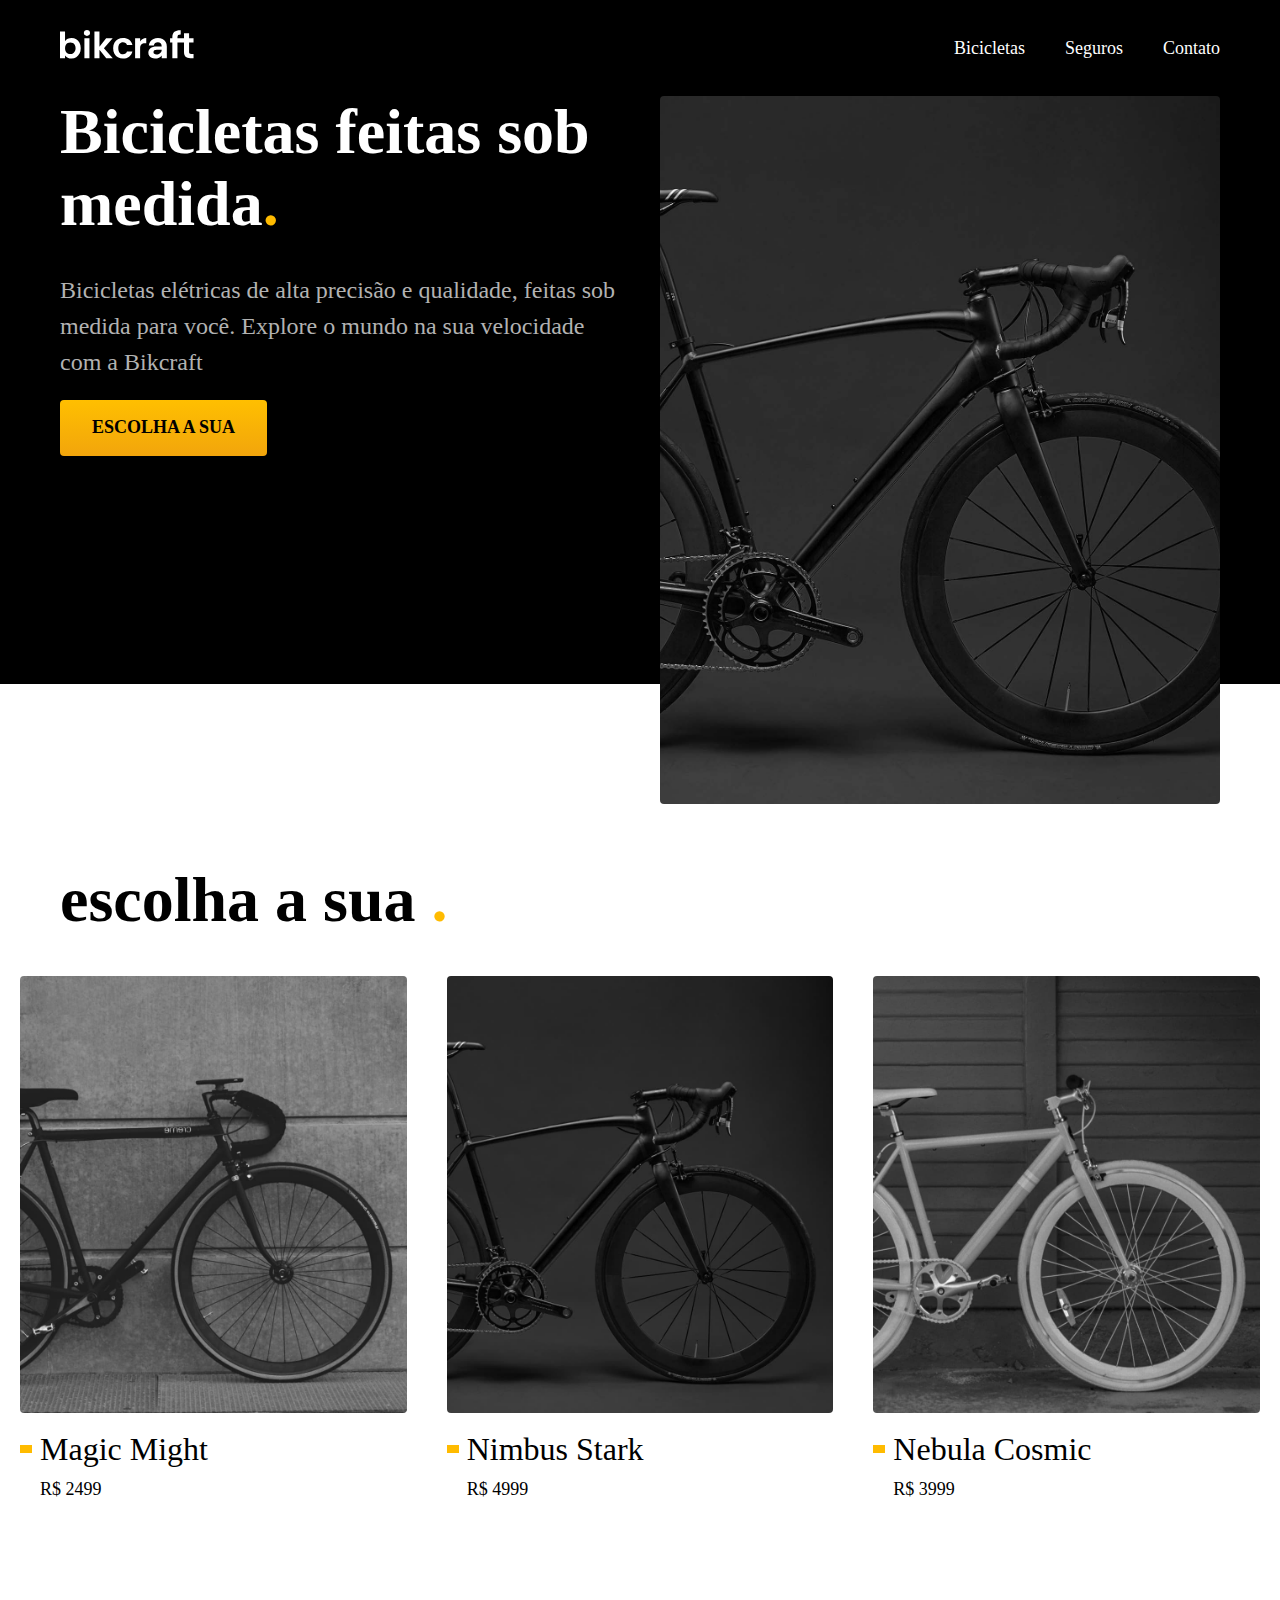
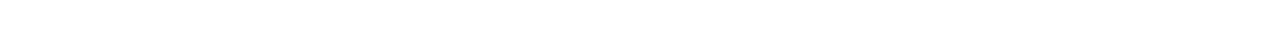
<file: index.html>
<!DOCTYPE html>
<html lang="pt-br">
<head>
    <meta charset="UTF-8">
    <meta name="viewport" content="width=device-width, initial-scale=1.0">
    <title>Bikcraft - Bicicletas elétricas </title>
    <meta name="description" content="Bicicletas elétricas de alta precisão e qualidade, feitas sob medida para o cliente. Explore o mundo na sua velocidade com a Bikcraft">
    <link rel="stylesheet" href="css/style.css">
    <!-- <link rel="preconnect" href="https://fonts.googleapis.com">
    <link rel="preconnect" href="https://fonts.gstatic.com" crossorigin>
    <link href="https://fonts.googleapis.com/css2?family=Poppins:wght@400;600&family=Roboto:ital,wght@0,100..900;1,100..900&display=swap" rel="stylesheet">  -->
</head>
<body>
    <header class="header-bg">
        <div class="header">
            <a href="/index.html"><img src="/img/bikcraft.svg" alt="bikcraft">
            </a>
        <nav aria-label="primaria"> </nav>
        <ul class="header-menu font1-m cor-0">
            <li><a href="/bicicletas">Bicicletas</a></li>
            <li><a href="/seguros.html">Seguros</a></li>
            <li><a href="/contato.html">Contato</a></li>

        </ul>
    </div>
    </header>
    <main class="intro-bg">
        <div class="intro">
            <div class="intro-cont">
            <h1 class="font1-xxl cor-0">Bicicletas feitas sob medida<span>.</span> </h1>
            <p class="font2-l cor-5">Bicicletas elétricas de alta precisão e qualidade, feitas sob medida para você. Explore o mundo na sua velocidade com a Bikcraft</p>
            <a class="botao" href="/bicicletas.html">Escolha a sua</a>
        </div>
        <div >
            <img src="/img/introducao.jpg" alt="bicicleta elétrica preta.">
        </div>
        </div>
    </main>
<article class="bicicletas-lista">
    <h2 class="font1-xxl">escolha a sua <span class="cor-p1">.</span></h2>
    <ul>
        <li>
            <a href="./bicicletas/magic.html">
                <img src="/img/magic-home.jpg" alt="bicicleta preta">
                <h3 class="font1-xl">Magic Might</h3>
                <span class="font2-m cor-8">R$ 2499 </span>
            </a>
        </li>
        <li>
            <a href="./bicicletas/nimbus.html">
                <img src="/img/nimbus-home.jpg" alt="bicicleta preta">
                <h3 class="font1-xl">Nimbus Stark</h3>
                <span class="font2-m cor-8">R$ 4999 </span>
            </a>
        </li>
        <li>
            <a href="./bicicletas/nebula.html">
                <img src="/img/nebula-home.jpg" alt="bicicleta preta">
                <h3 class="font1-xl">Nebula Cosmic</h3>
                <span class="font2-m cor-8">R$ 3999 </span>
            </a>
        </li>
    </ul>

</article>

</body>
</html>
</file>
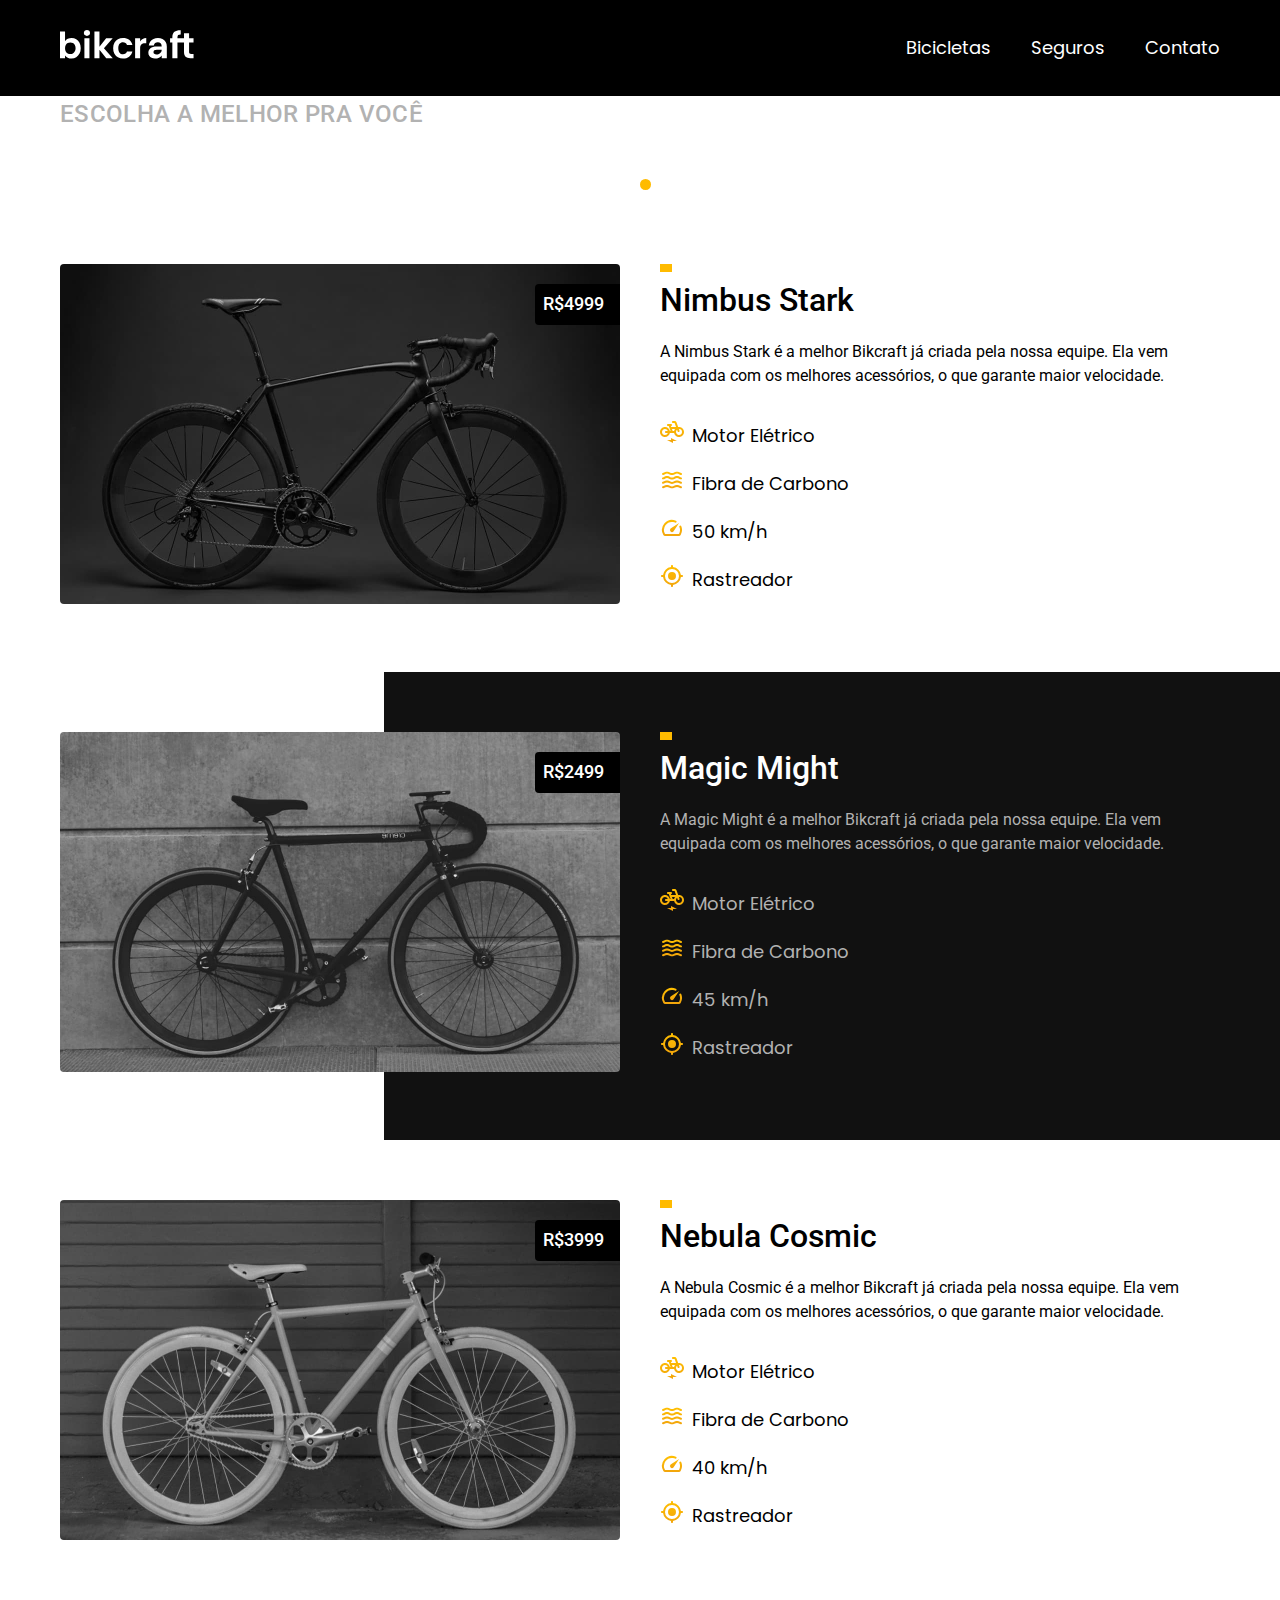
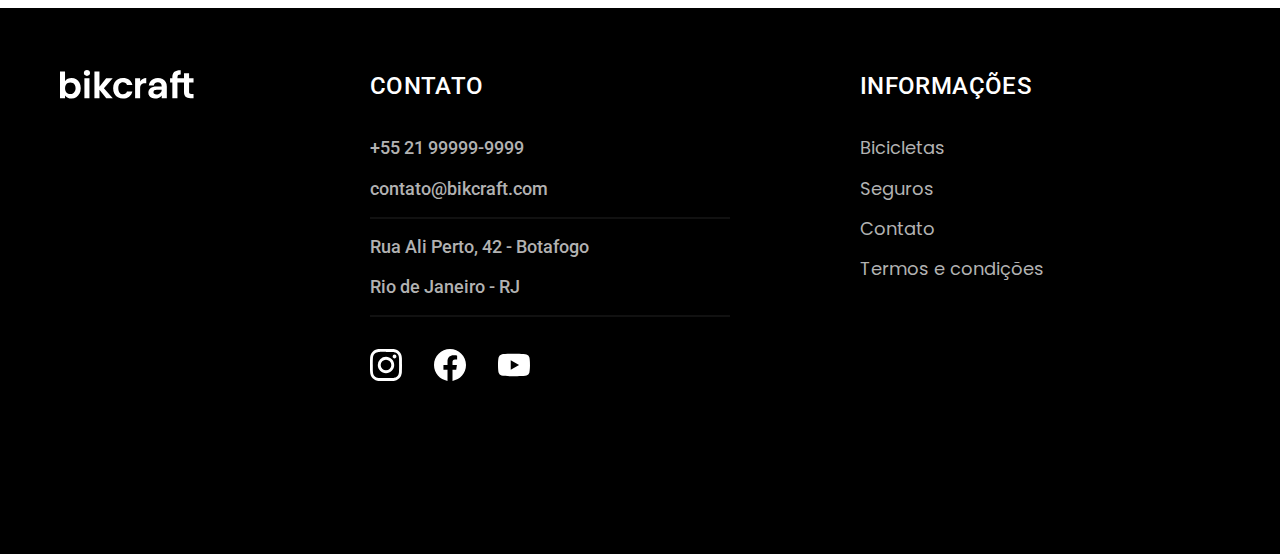
<file: bicicletas.html>
<!DOCTYPE html>
<html lang="pt-br">
<head>
    <meta charset="UTF-8">
    <meta name="viewport" content="width=device-width, initial-scale=1.0">
    <title> Bicicletas | Bikcraft  </title>
    <meta name="description" content="Termos e condições">
    <link rel="stylesheet" href="css/style.css">
     <link rel="preconnect" href="https://fonts.googleapis.com">
    <link rel="preconnect" href="https://fonts.gstatic.com" crossorigin>
    <link href="https://fonts.googleapis.com/css2?family=Poppins:wght@400;600&family=Roboto:ital,wght@0,100..900;1,100..900&family=Merriweather:ital,opsz,wght@1,18..144,900&display=swap" rel="stylesheet">
</head>

<body id="bicicletas">
    <header class="header-bg">
        <div class=" container header">
            <a href="/index.html"><img src="/img/bikcraft.svg" alt="bikcraft">
            </a>
            <nav aria-label="primaria"> 
                <ul class="header-menu font1-m cor-0">
                    <li><a href="/bicicletas.html">Bicicletas</a></li>
                    <li><a href="/seguros.html">Seguros</a></li>
                    <li><a href="/contato.html">Contato</a></li>
                </ul>
            </nav>
        </div>
    </header>

    <main>
        <div class="titulo-bg">
            <div class="titulo container">
                <p class="font2-lb cor-5">Escolha a melhor pra você</p>
                <h1 class="font1-xxl cor-0">nossas bicicletas <span class="cor-p1">.</span> </h1>
            </div>
        </div>

        
        <div class="bicicletas container">
            <div class="bicicletas-img">
                <img src="./img/nimbus.jpg" alt="Bicicleta preta">
                <span class="font2-m cor-0"> R$4999</span>
            </div>
            <div class="bicicletas-cont">
                <h2 class="font1-xl ">Nimbus Stark</h2>
                    <p class="font2-s cor-8">A Nimbus Stark é a melhor Bikcraft já criada pela nossa equipe. Ela vem equipada com os melhores acessórios, o que garante maior velocidade.</p>
                    <ul class="font1-m cor-8">
                        <li>
                                <img src="./img/eletrica.svg" alt="">
                                Motor Elétrico
                        </li>
                        <li>
                                <img src="./img/carbono.svg" alt="">
                                Fibra de Carbono
                        </li>
                        <li>
                                <img src="./img/velocidade.svg" alt="">
                                50 km/h
                        </li>
                        <li>
                                <img src="./img/rastreador.svg" alt="">
                                Rastreador
                        </li>
                    </ul>
            </div>
        </div>
        

        <div class="bicicletas-bg">
            <div class="bicicletas container">
                <div class="bicicletas-img">
                    <img src="./img/magic.jpg" alt="Bicicleta preta">
                    <span class="font2-m cor-0"> R$2499</span>
                </div>
                <div class="bicicletas-cont">
                        <h2 class="font1-xl cor-0">Magic Might</h2>
                        <p class="font2-s cor-5">A Magic Might é a melhor Bikcraft já criada pela nossa equipe. Ela vem equipada com os melhores acessórios, o que garante maior velocidade.</p>
                        <ul class="font1-m cor-5">
                            <li>
                                <img src="./img/eletrica.svg" alt="">
                                Motor Elétrico
                            </li>
                            <li>
                                <img src="./img/carbono.svg" alt="">
                                Fibra de Carbono
                            </li>
                            <li>
                                <img src="./img/velocidade.svg" alt="">
                                45 km/h
                            </li>
                            <li>
                                <img src="./img/rastreador.svg" alt="">
                                Rastreador
                            </li>
                        </ul>
                </div>
            </div>
        </div>
        
        <div class="bicicletas container">
            <div class="bicicletas-img">
                <img src="./img/nebula.jpg" alt="Bicicleta preta">
                <span class="font2-m cor-0"> R$3999</span>
            </div>
            <div class="bicicletas-cont">
                <h2 class="font1-xl">Nebula Cosmic</h2>
                <p class="font2-s cor-8">A Nebula Cosmic é a melhor Bikcraft já criada pela nossa equipe. Ela vem equipada com os melhores acessórios, o que garante maior velocidade.</p>
                <ul class="font1-m cor-8">
                    <li>
                        <img src="./img/eletrica.svg" alt="">
                                Motor Elétrico
                    </li>
                    <li>
                        <img src="./img/carbono.svg" alt="">
                                Fibra de Carbono
                    </li>
                    <li>
                        <img src="./img/velocidade.svg" alt="">
                                40 km/h
                    </li>
                    <li>
                        <img src="./img/rastreador.svg" alt="">
                                Rastreador
                    </li>
                </ul>
            </div>
        </div>
        

    </main>

    <footer class="footer-bg">
        <div class="footer container">
            <img src="./img/bikcraft.svg" alt="Bikcraft">
            <div class="footer-contato">
                <h3 class="font2-lb cor-0">Contato</h3>
                <ul class="cor-5 font2-m">
                    <li><a href="tel:+5521999999999">+55 21 99999-9999</a></li>
                    <li><a href="mailto:contato@bikcraft.com">contato@bikcraft.com</a></li>
                    <li>Rua Ali Perto, 42 - Botafogo</li>
                    <li>Rio de Janeiro - RJ</li>
                </ul>
                <div class="footer-redes">
                    <a href="./">
                        <img src="/img/instagram.svg" alt="Instagram">
                    </a><a href="./">
                        <img src="/img/facebook.svg" alt="Facebook">
                    </a><a href="./">
                        <img src="/img/youtube.svg" alt="Youtube">
                    </a>
                </div>
            </div>
            <div class="footer-informacoes">
                <h3 class="font2-lb cor-0"> Informações</h3>
                <nav>
                    <ul class="font1-m cor-5">
                        <li><a href="/bicicletas.html">Bicicletas</a></li>
                        <li><a href="/seguros.html">Seguros</a></li>
                        <li><a href="/contato.html">Contato</a></li>
                        <li><a href="/termos.html">Termos e condições</a></li>
                    </ul>
                </nav>
            </div>
            <p class=" footer-copy font2-m cor-6">Bikcraft © Alguns direitos reservados. </p>
        </div>
    </footer>
    
    </body>
    
    </html>
</file>
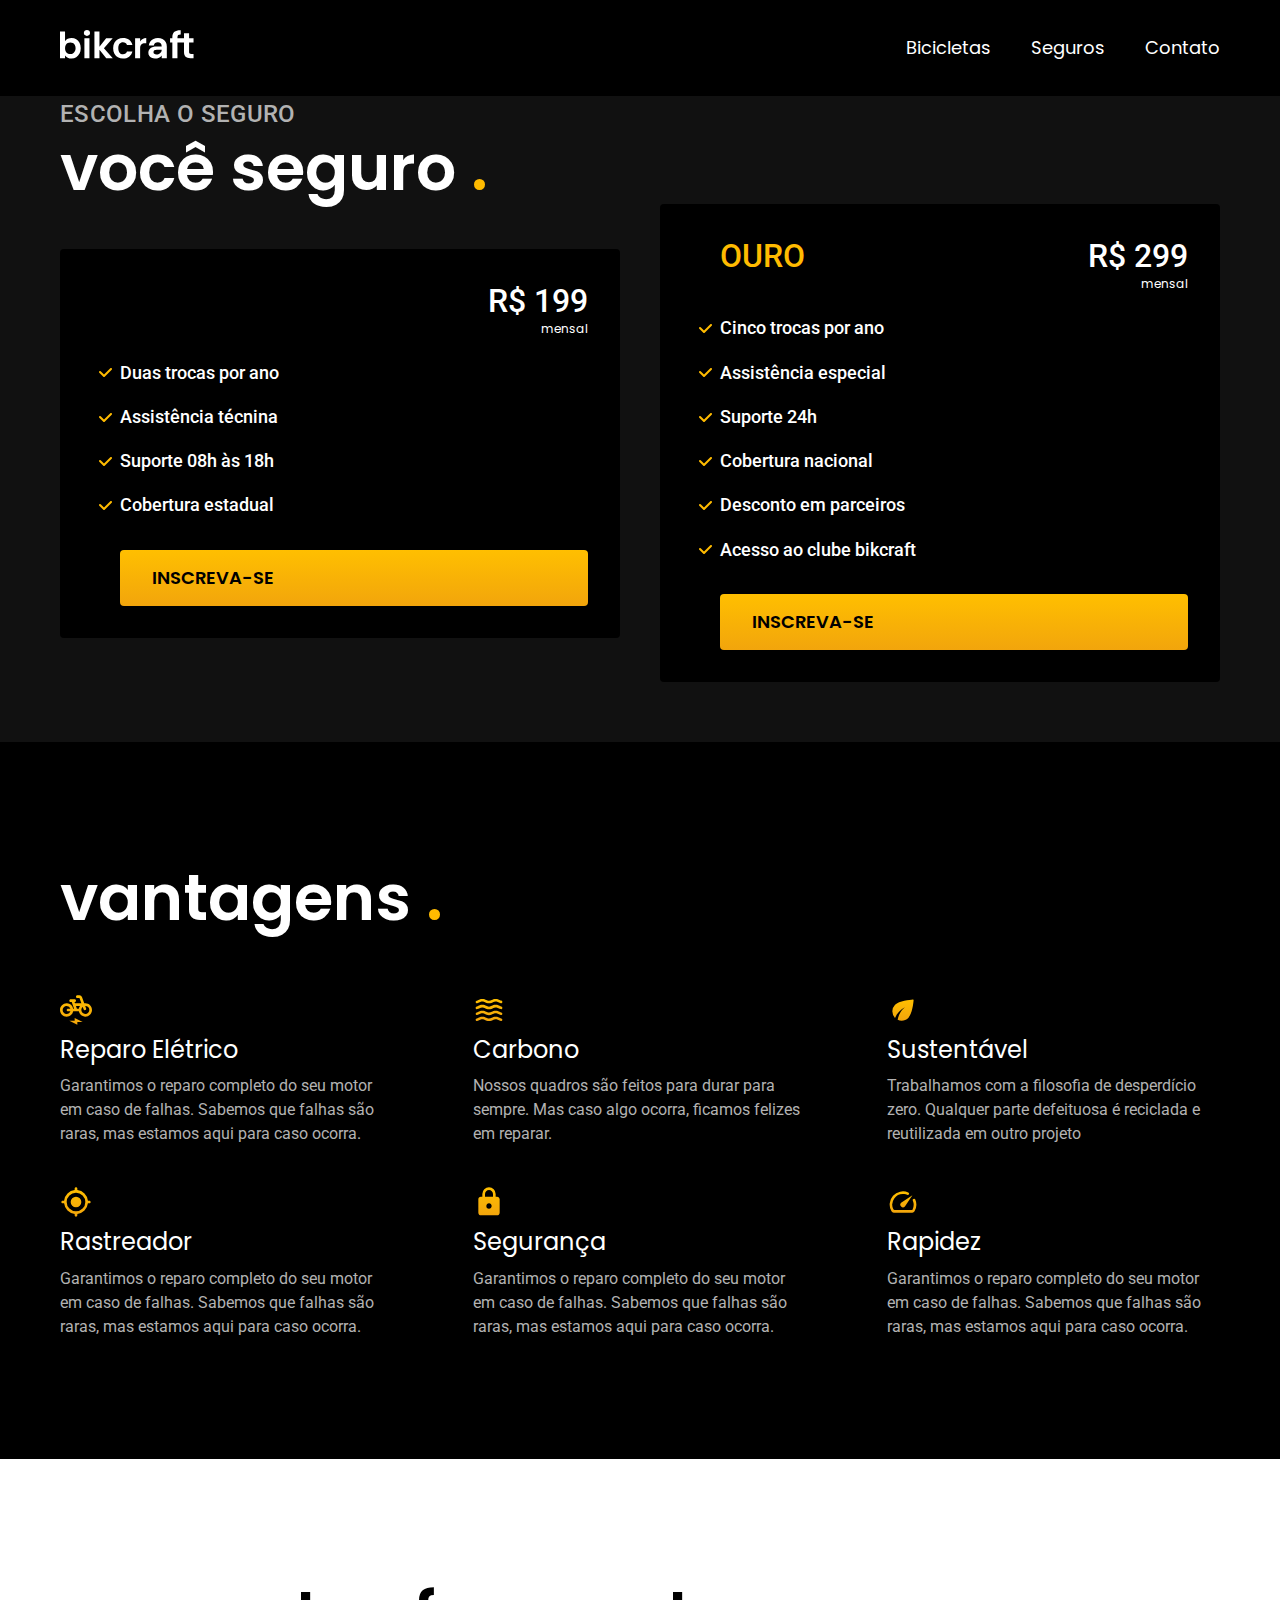
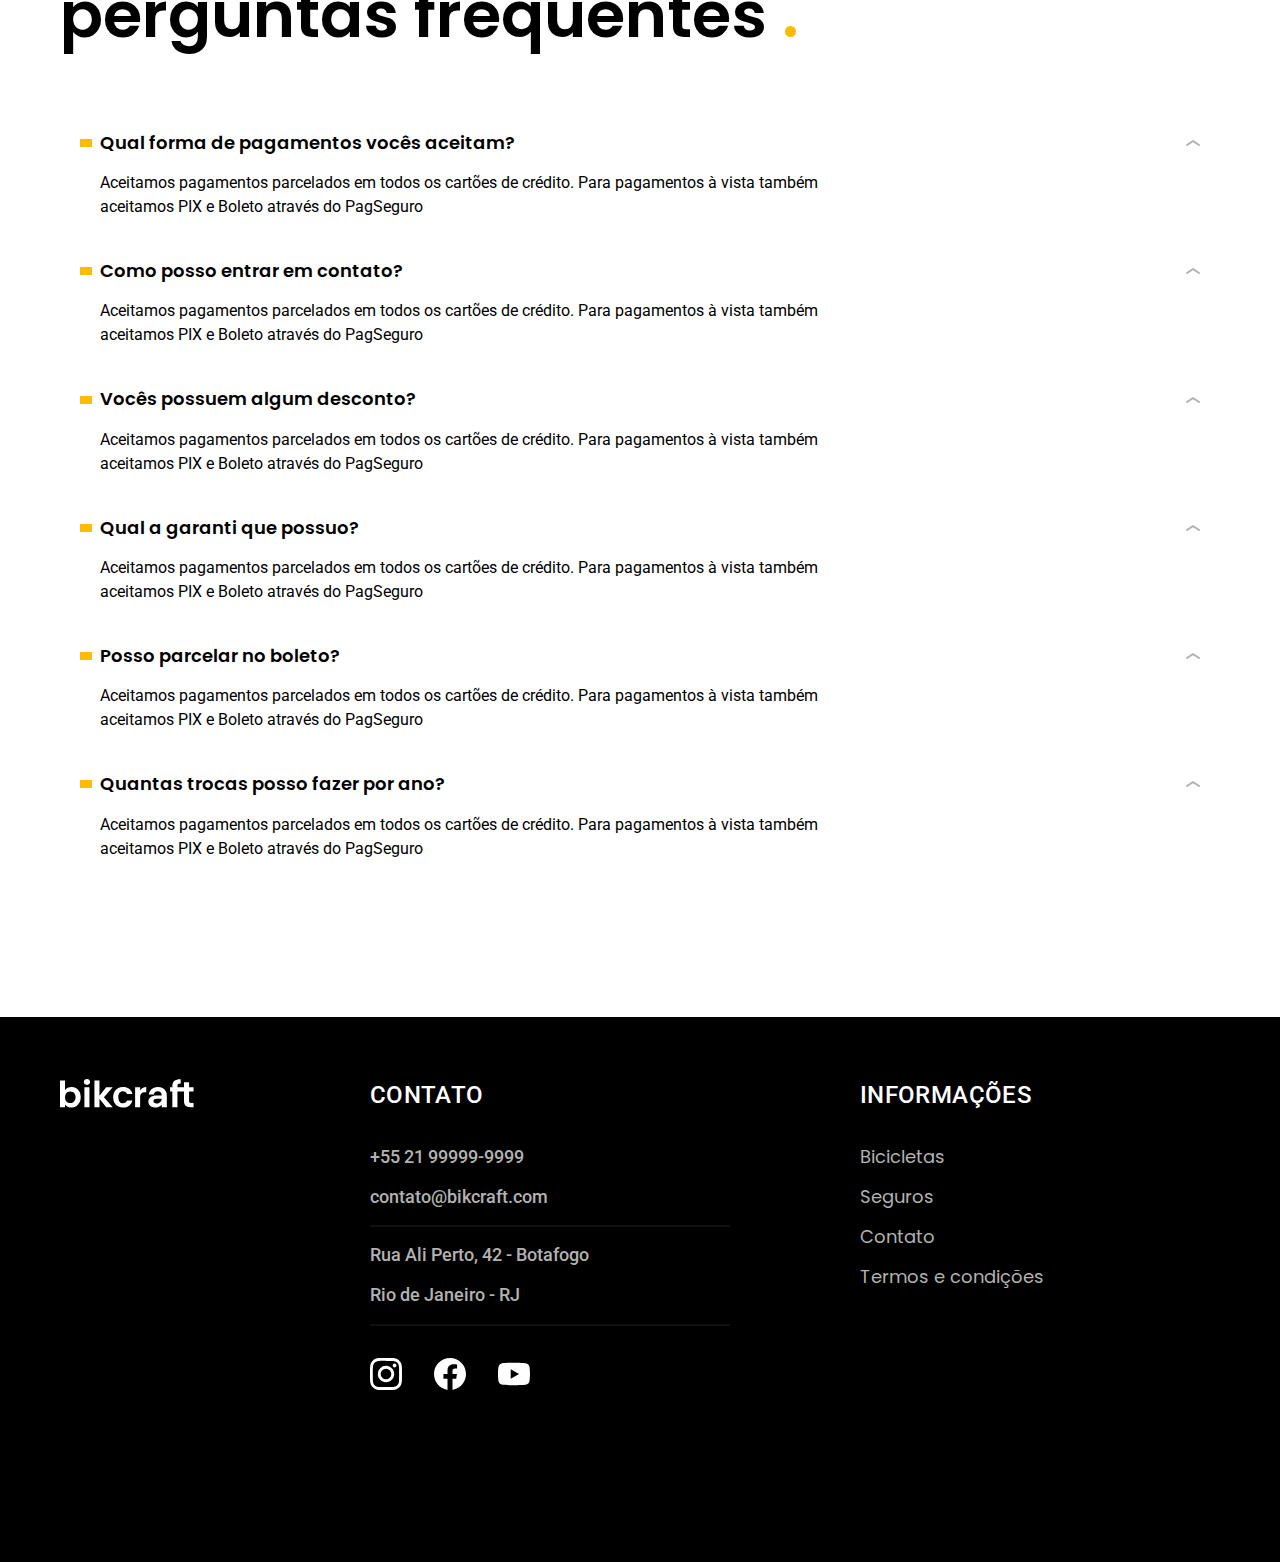
<file: seguros.html>
<!DOCTYPE html>
<html lang="pt-br">
<head>
    <meta charset="UTF-8">
    <meta name="viewport" content="width=device-width, initial-scale=1.0">
    <title> Seguros | Bikcraft  </title>
    <meta name="description" content="Termos e condições">
    <link rel="stylesheet" href="css/style.css">
     <link rel="preconnect" href="https://fonts.googleapis.com">
    <link rel="preconnect" href="https://fonts.gstatic.com" crossorigin>
    <link href="https://fonts.googleapis.com/css2?family=Poppins:wght@400;600&family=Roboto:ital,wght@0,100..900;1,100..900&family=Merriweather:ital,opsz,wght@1,18..144,900&display=swap" rel="stylesheet">
</head>

<body id="seguros">
    <header class="header-bg">
        <div class=" container header">
            <a href="/index.html"><img src="/img/bikcraft.svg" alt="bikcraft">
            </a>
        <nav aria-label="primaria"> </nav>
        <ul class="header-menu font1-m cor-0">
            <li><a href="/bicicletas.html">Bicicletas</a></li>
            <li><a href="/seguros.html">Seguros</a></li>
            <li><a href="/contato.html">Contato</a></li>
        </ul>
    </div>
    </header>

    <main class="seguros-bg">
        <div class="titulo-bg">
            <div class="titulo container">
                <p class="font2-lb cor-5">Escolha o seguro</p>
                <h1 class="font1-xxl cor-0">você seguro <span class="cor-p1">.</span> </h1>
            </div>
        </div>

        <div class="seguros container">
            <div class="seguros-item">
                <h3 class="font1-xl cor-6">PRATA</h3>
                <span class="font1-xl cor-0">R$ 199 <span class="font1-xs cor-6">mensal</span> </span>
                <ul class="font2-m cor-0">
                <li>Duas trocas por ano</li>
                <li>Assistência técnina</li>
                <li>Suporte 08h às 18h</li>
                <li>Cobertura estadual</li>
                </ul>
                <a class="botao secundario" href="/orcamento.html">Inscreva-se</a>
            </div>
            <div class="seguros-item">
                <h3 class="font1-xl cor-p1">OURO</h3>
                <span class="font1-xl cor-0">R$ 299 <span class="font1-xs cor-6">mensal</span> </span>
                <ul class="font2-m cor-0">
                    <li>Cinco trocas por ano</li>
                    <li>Assistência especial</li>
                    <li>Suporte 24h</li>
                    <li>Cobertura nacional</li>
                    <li>Desconto em parceiros</li>
                    <li>Acesso ao clube bikcraft</li>
                </ul>
                <a class="botao " href="/orcamento.html">Inscreva-se</a>
            </div>
        </div>

    </main>

    <article class="vantagens-bg">
        <div class="vantagens container">
            <h2 class="font1-xxl cor-0">vantagens <span class="cor-p1">.</span> </h2>
            <ul>
                <li>
                    <img src="./img/eletrica.svg" alt="">
                    <h3 class="font1-l cor-0">Reparo Elétrico</h3>
                    <p class="font2-s cor-5">Garantimos o reparo completo do seu motor em caso de falhas. Sabemos que falhas são raras, mas estamos aqui para caso ocorra.</p>
                </li>
                <li>
                    <img src="./img/carbono.svg" alt="">
                    <h3 class="font1-l cor-0">Carbono</h3>
                    <p class="font2-s cor-5">Nossos quadros são feitos para durar para sempre. Mas caso algo ocorra, ficamos felizes em reparar.</p>
                </li>
                <li>
                    <img src="./img/sustentavel.svg" alt="">
                    <h3 class="font1-l cor-0">Sustentável</h3>
                    <p class="font2-s cor-5">Trabalhamos com a filosofia de desperdício zero. Qualquer parte defeituosa é reciclada e reutilizada em outro projeto</p>
                </li>
                <li>
                    <img src="./img/rastreador.svg" alt="">
                    <h3 class="font1-l cor-0">Rastreador</h3>
                    <p class="font2-s cor-5">Garantimos o reparo completo do seu motor em caso de falhas. Sabemos que falhas são raras, mas estamos aqui para caso ocorra.</p>
                </li>
                <li>
                    <img src="./img/seguro.svg" alt="">
                    <h3 class="font1-l cor-0">Segurança</h3>
                    <p class="font2-s cor-5">Garantimos o reparo completo do seu motor em caso de falhas. Sabemos que falhas são raras, mas estamos aqui para caso ocorra.</p>
                </li>
                <li>
                    <img src="./img/velocidade.svg" alt="">
                    <h3 class="font1-l cor-0">Rapidez</h3>
                    <p class="font2-s cor-5">Garantimos o reparo completo do seu motor em caso de falhas. Sabemos que falhas são raras, mas estamos aqui para caso ocorra.</p>
                </li>
            </ul>
        </div>
    </article>

    <article class="perguntas container">
        <h2 class="font1-xxl">perguntas frequentes <span class="cor-p1">.</span> </h2>
        <dl>
            <div>
                <dt class="font1-mb">Qual forma de pagamentos vocês aceitam?</dt>
                <dd class="font2-s cor 9">Aceitamos pagamentos parcelados em todos os cartões de crédito. Para pagamentos à vista também aceitamos PIX e Boleto através do PagSeguro</dd>
            </div> <div>
                <dt class="font1-mb">Como posso entrar em contato?</dt>
                <dd class="font2-s cor 9">Aceitamos pagamentos parcelados em todos os cartões de crédito. Para pagamentos à vista também aceitamos PIX e Boleto através do PagSeguro</dd>
            </div> <div>
                <dt class="font1-mb">Vocês possuem algum desconto?</dt>
                <dd class="font2-s cor 9">Aceitamos pagamentos parcelados em todos os cartões de crédito. Para pagamentos à vista também aceitamos PIX e Boleto através do PagSeguro</dd>
            </div> <div>
                <dt class="font1-mb">Qual a garanti que possuo?</dt>
                <dd class="font2-s cor 9">Aceitamos pagamentos parcelados em todos os cartões de crédito. Para pagamentos à vista também aceitamos PIX e Boleto através do PagSeguro</dd>
            </div> <div>
                <dt class="font1-mb">Posso parcelar no boleto?</dt>
                <dd class="font2-s cor 9">Aceitamos pagamentos parcelados em todos os cartões de crédito. Para pagamentos à vista também aceitamos PIX e Boleto através do PagSeguro</dd>
            </div> <div>
                <dt class="font1-mb">Quantas trocas posso fazer por ano?</dt>
                <dd class="font2-s cor 9">Aceitamos pagamentos parcelados em todos os cartões de crédito. Para pagamentos à vista também aceitamos PIX e Boleto através do PagSeguro</dd>
            </div>
        </dl>

    </article>

    <footer class="footer-bg">
        <div class="footer container">
            <img src="./img/bikcraft.svg" alt="Bikcraft">
            <div class="footer-contato">
                <h3 class="font2-lb cor-0">Contato</h3>
                <ul class="cor-5 font2-m">
                    <li><a href="tel:+5521999999999">+55 21 99999-9999</a></li>
                    <li><a href="mailto:contato@bikcraft.com">contato@bikcraft.com</a></li>
                    <li>Rua Ali Perto, 42 - Botafogo</li>
                    <li>Rio de Janeiro - RJ</li>
                </ul>
                <div class="footer-redes">
                    <a href="./">
                        <img src="/img/instagram.svg" alt="Instagram">
                    </a><a href="./">
                        <img src="/img/facebook.svg" alt="Facebook">
                    </a><a href="./">
                        <img src="/img/youtube.svg" alt="Youtube">
                    </a>
                </div>
            </div>
            <div class="footer-informacoes">
                <h3 class="font2-lb cor-0"> Informações</h3>
                <nav>
                    <ul class="font1-m cor-5">
                        <li><a href="/bicicletas.html">Bicicletas</a></li>
                        <li><a href="/seguros.html">Seguros</a></li>
                        <li><a href="/contato.html">Contato</a></li>
                        <li><a href="/termos.html">Termos e condições</a></li>
                    </ul>
                </nav>
            </div>
            <p class=" footer-copy font2-m cor-6">Bikcraft © Alguns direitos reservados. </p>
        </div>
    </footer>
    
    </body>
    
    </html>
</file>
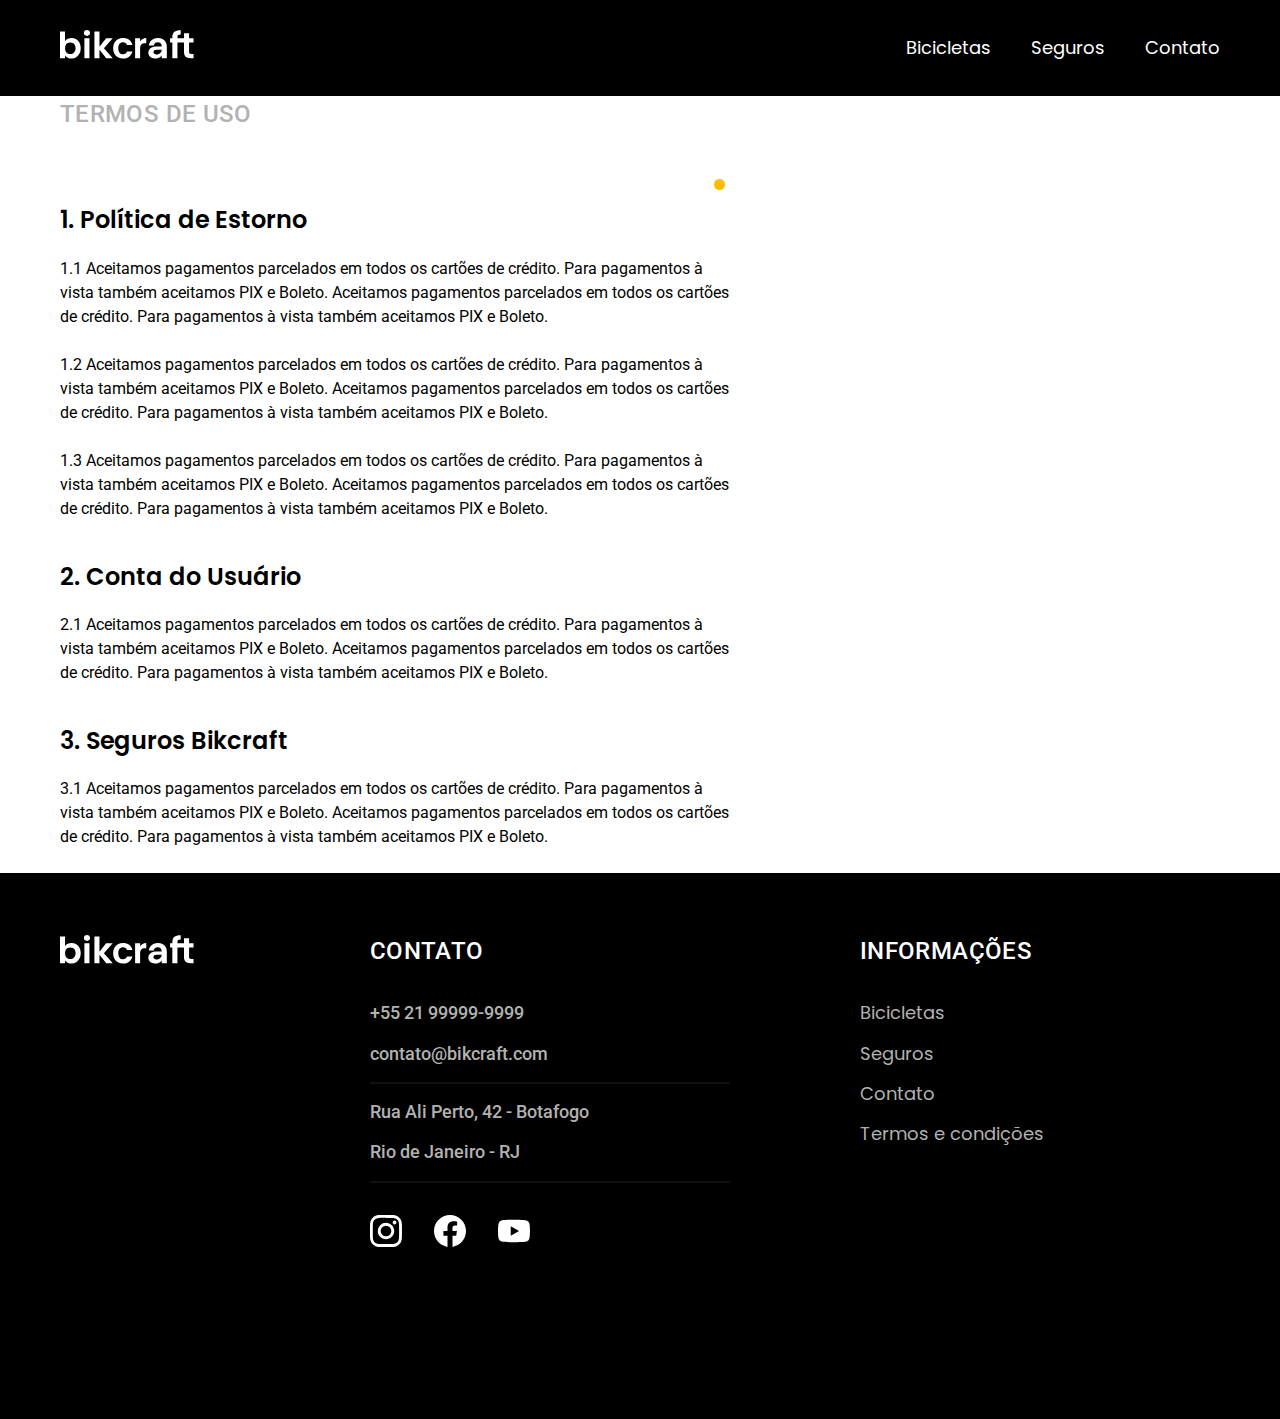
<file: termos.html>
<!DOCTYPE html>
<html lang="pt-br">
<head>
    <meta charset="UTF-8">
    <meta name="viewport" content="width=device-width, initial-scale=1.0">
    <title> Termos e Condições | Bikcraft  </title>
    <meta name="description" content="Termos e condições">
    <link rel="stylesheet" href="css/style.css">
     <link rel="preconnect" href="https://fonts.googleapis.com">
    <link rel="preconnect" href="https://fonts.gstatic.com" crossorigin>
    <link href="https://fonts.googleapis.com/css2?family=Poppins:wght@400;600&family=Roboto:ital,wght@0,100..900;1,100..900&family=Merriweather:ital,opsz,wght@1,18..144,900&display=swap" rel="stylesheet">
</head>

<body id="termos">
    <header class="header-bg">
        <div class=" container header">
            <a href="/index.html"><img src="/img/bikcraft.svg" alt="bikcraft">
            </a>
        <nav aria-label="primaria"> </nav>
        <ul class="header-menu font1-m cor-0">
            <li><a href="/bicicletas.html">Bicicletas</a></li>
            <li><a href="/seguros.html">Seguros</a></li>
            <li><a href="/contato.html">Contato</a></li>
        </ul>
    </div>
    </header>

    <main>
        <div class="titulo-bg">
            <div class="titulo container">
                <p class="font2-lb cor-5">Termos de uso</p>
                <h1 class="font1-xxl cor-0">termos e condições <span class="cor-p1">.</span> </h1>
            </div>
        </div>

        <div class="termos font2-s cor-10 container">
            <h2 class="font1-l cor-11">1. Política de Estorno</h2>
            <p>1.1 Aceitamos pagamentos parcelados em todos os cartões de crédito. Para pagamentos à vista também aceitamos PIX e Boleto. Aceitamos pagamentos parcelados em todos os cartões de crédito. Para pagamentos à vista também aceitamos PIX e Boleto.</p>
            <p>1.2 Aceitamos pagamentos parcelados em todos os cartões de crédito. Para pagamentos à vista também aceitamos PIX e Boleto. Aceitamos pagamentos parcelados em todos os cartões de crédito. Para pagamentos à vista também aceitamos PIX e Boleto.</p>
            <p>1.3 Aceitamos pagamentos parcelados em todos os cartões de crédito. Para pagamentos à vista também aceitamos PIX e Boleto. Aceitamos pagamentos parcelados em todos os cartões de crédito. Para pagamentos à vista também aceitamos PIX e Boleto.</p>
            <h2 class="font1-l cor-11">2. Conta do Usuário</h2>
            <p>2.1 Aceitamos pagamentos parcelados em todos os cartões de crédito. Para pagamentos à vista também aceitamos PIX e Boleto. Aceitamos pagamentos parcelados em todos os cartões de crédito. Para pagamentos à vista também aceitamos PIX e Boleto.</p>
            <h2 class="font1-l cor-11">3. Seguros Bikcraft</h2>
            <p>3.1 Aceitamos pagamentos parcelados em todos os cartões de crédito. Para pagamentos à vista também aceitamos PIX e Boleto. Aceitamos pagamentos parcelados em todos os cartões de crédito. Para pagamentos à vista também aceitamos PIX e Boleto.</p>


        </div>

    </main>

    <footer class="footer-bg">
        <div class="footer container">
            <img src="./img/bikcraft.svg" alt="Bikcraft">
            <div class="footer-contato">
                <h3 class="font2-lb cor-0">Contato</h3>
                <ul class="cor-5 font2-m">
                    <li><a href="tel:+5521999999999">+55 21 99999-9999</a></li>
                    <li><a href="mailto:contato@bikcraft.com">contato@bikcraft.com</a></li>
                    <li>Rua Ali Perto, 42 - Botafogo</li>
                    <li>Rio de Janeiro - RJ</li>
                </ul>
                <div class="footer-redes">
                    <a href="./">
                        <img src="/img/instagram.svg" alt="Instagram">
                    </a><a href="./">
                        <img src="/img/facebook.svg" alt="Facebook">
                    </a><a href="./">
                        <img src="/img/youtube.svg" alt="Youtube">
                    </a>
                </div>
            </div>
            <div class="footer-informacoes">
                <h3 class="font2-lb cor-0"> Informações</h3>
                <nav>
                    <ul class="font1-m cor-5">
                        <li><a href="/bicicletas.html">Bicicletas</a></li>
                        <li><a href="/seguros.html">Seguros</a></li>
                        <li><a href="/contato.html">Contato</a></li>
                        <li><a href="/termos.html">Termos e condições</a></li>
                    </ul>
                </nav>
            </div>
            <p class=" footer-copy font2-m cor-6">Bikcraft © Alguns direitos reservados. </p>
        </div>
    </footer>
    
    </body>
    
    </html>
</file>
<file: css/style.css>
@import "./global/global.css";
@import "./utilidades/tipografia.css";
@import "./utilidades/cores.css";

@import "./global/header.css";
@import "./global/footer.css";

@import "./utilidades/componentes.css";

@import "./home/intro.css";
@import "./home/tecno.css ";
@import "./home/parceiros.css";
@import "./home/depoimento.css";

@import "./bicicletas/bicicletas-lista.css";
@import "./bicicletas/bicicletas.css";

@import "./seguros/seguros.css";
@import "./seguros/perguntas.css";
@import "./seguros/vantagens.css";

@import "./termos/termos.css";
</file>
